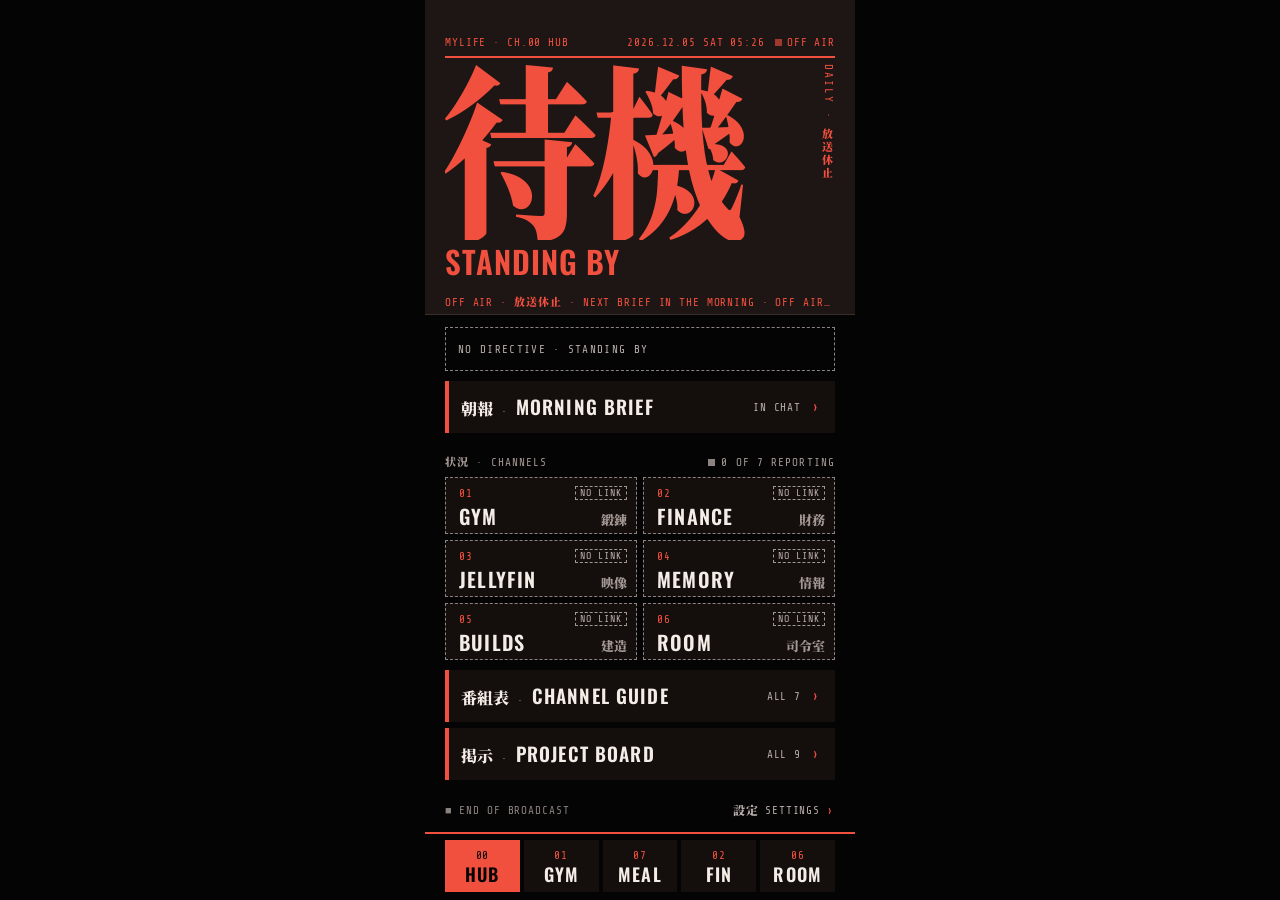
<file: index.html>
<!doctype html>
<!-- MyLife hub v1. Hub01 Home (also Hub04 Standby: at night, when today's directive is done, or with ?view=standby). Static: opens straight from the file, no server. -->
<html lang="en">
<head>
<meta charset="utf-8">
<meta name="viewport" content="width=device-width, initial-scale=1, viewport-fit=cover">
<meta name="color-scheme" content="dark">
<meta name="referrer" content="no-referrer">
<title>MyLife · Hub</title>
<link rel="stylesheet" href="fonts/fonts.css">
<link rel="stylesheet" href="mylife.css">
</head>
<body>
<div class="screen" id="screen"><noscript><main><p>MyLife needs JavaScript turned on to draw this screen. It runs nothing and sends nothing.</p></main></noscript></div>
<script src="links.js"></script>
<script src="feed.js"></script>
<script src="mylife.js"></script>
<script>MyLife.start('home');</script>
</body>
</html>
</file>
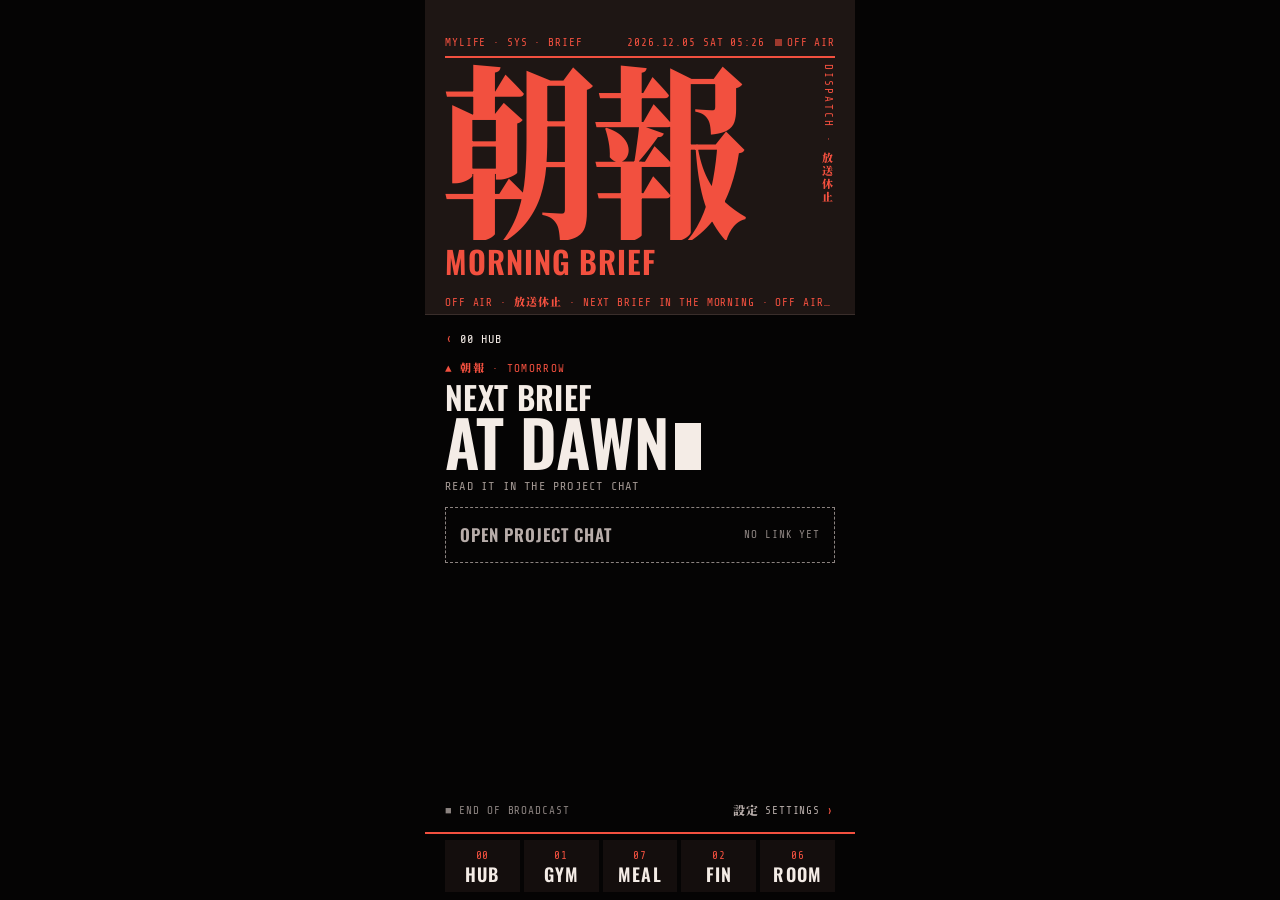
<file: brief.html>
<!doctype html>
<!-- MyLife hub v1. Hub02 Morning Brief (access pending: link-out only). Static: opens straight from the file, no server. -->
<html lang="en">
<head>
<meta charset="utf-8">
<meta name="viewport" content="width=device-width, initial-scale=1, viewport-fit=cover">
<meta name="color-scheme" content="dark">
<meta name="referrer" content="no-referrer">
<title>MyLife · Morning Brief</title>
<link rel="stylesheet" href="fonts/fonts.css">
<link rel="stylesheet" href="mylife.css">
</head>
<body>
<div class="screen" id="screen"><noscript><main><p>MyLife needs JavaScript turned on to draw this screen. It runs nothing and sends nothing.</p></main></noscript></div>
<script src="links.js"></script>
<script src="feed.js"></script>
<script src="mylife.js"></script>
<script>MyLife.start('brief');</script>
</body>
</html>
</file>
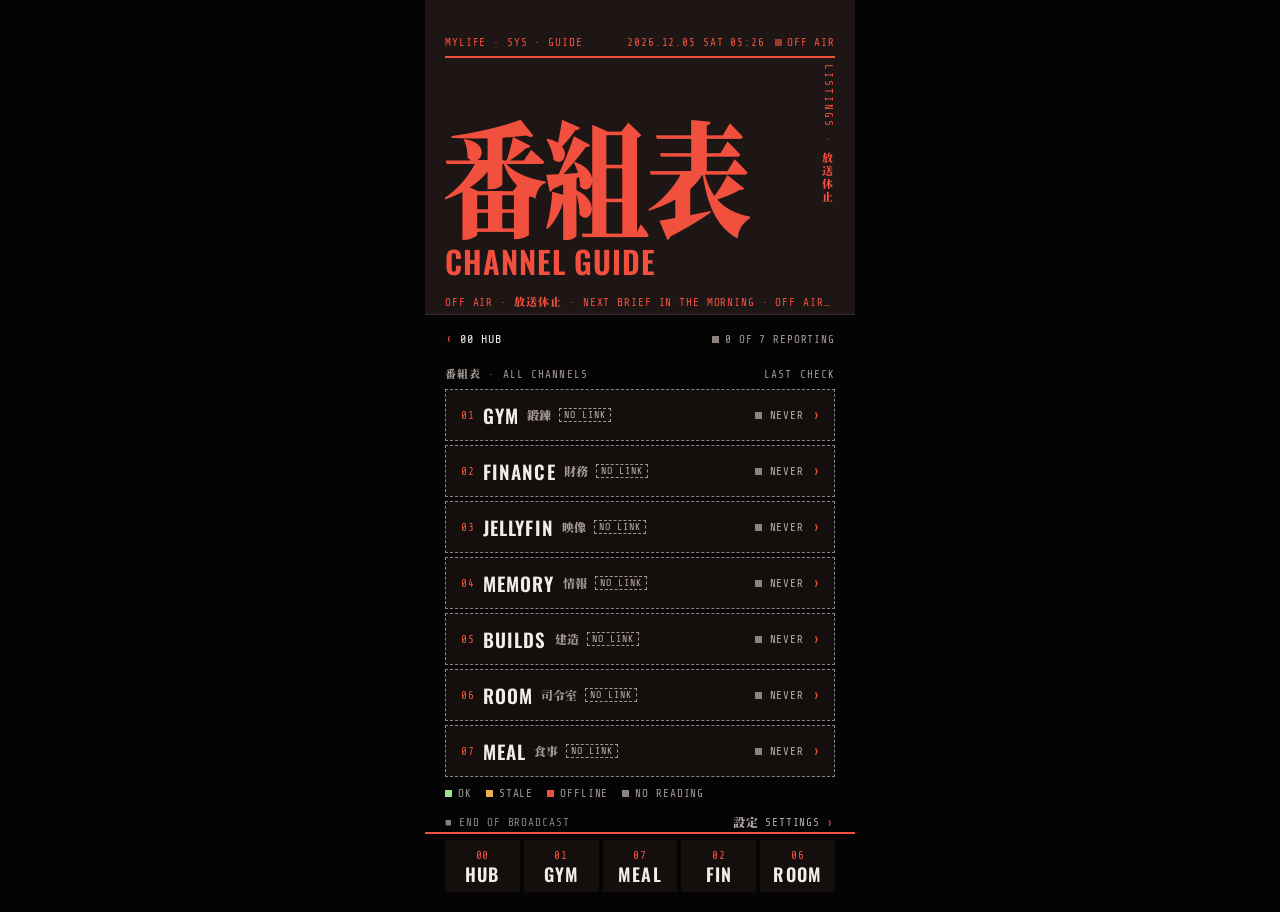
<file: guide.html>
<!doctype html>
<!-- MyLife hub v1. Hub05 Channel Guide. Static: opens straight from the file, no server. -->
<html lang="en">
<head>
<meta charset="utf-8">
<meta name="viewport" content="width=device-width, initial-scale=1, viewport-fit=cover">
<meta name="color-scheme" content="dark">
<meta name="referrer" content="no-referrer">
<title>MyLife · Channel Guide</title>
<link rel="stylesheet" href="fonts/fonts.css">
<link rel="stylesheet" href="mylife.css">
</head>
<body>
<div class="screen" id="screen"><noscript><main><p>MyLife needs JavaScript turned on to draw this screen. It runs nothing and sends nothing.</p></main></noscript></div>
<script src="links.js"></script>
<script src="feed.js"></script>
<script src="mylife.js"></script>
<script>MyLife.start('guide');</script>
</body>
</html>
</file>
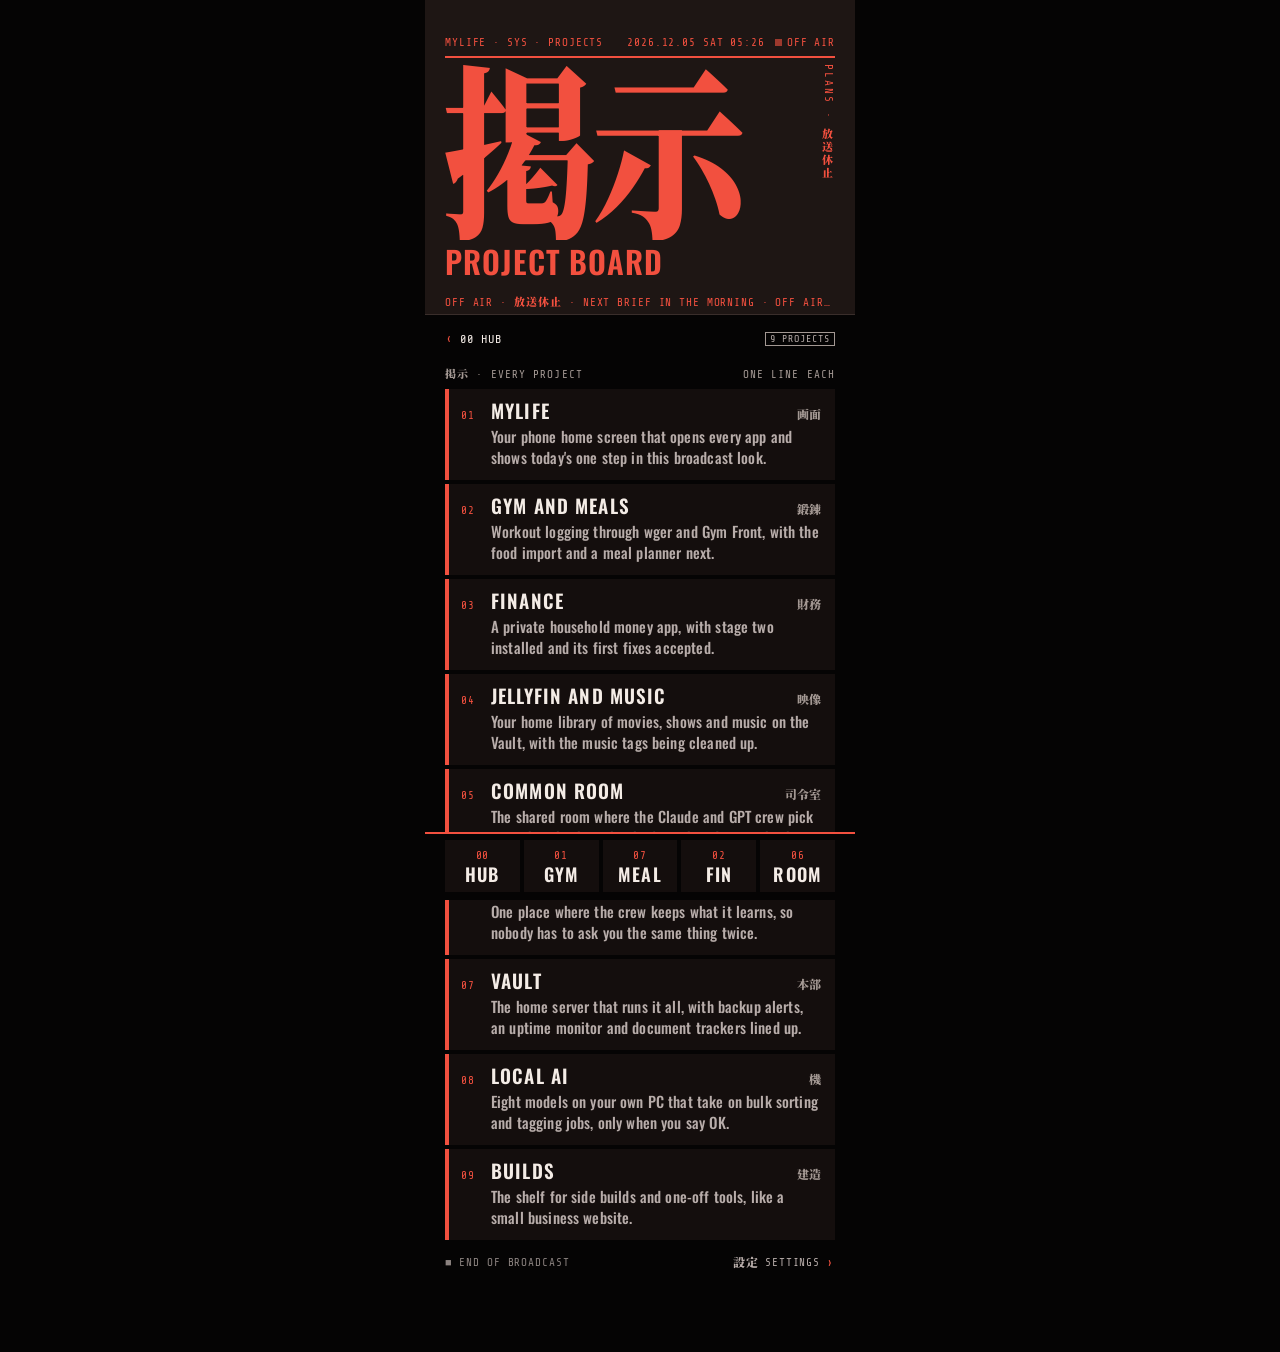
<file: projects.html>
<!doctype html>
<!-- MyLife hub v1. Project Board (v3 final, 11-05). Static: opens straight from the file, no server. -->
<html lang="en">
<head>
<meta charset="utf-8">
<meta name="viewport" content="width=device-width, initial-scale=1, viewport-fit=cover">
<meta name="color-scheme" content="dark">
<meta name="referrer" content="no-referrer">
<title>MyLife · Project Board</title>
<link rel="stylesheet" href="fonts/fonts.css">
<link rel="stylesheet" href="mylife.css">
</head>
<body>
<div class="screen" id="screen"><noscript><main><p>MyLife needs JavaScript turned on to draw this screen. It runs nothing and sends nothing.</p></main></noscript></div>
<script src="links.js"></script>
<script src="feed.js"></script>
<script src="mylife.js"></script>
<script>MyLife.start('projects');</script>
</body>
</html>
</file>
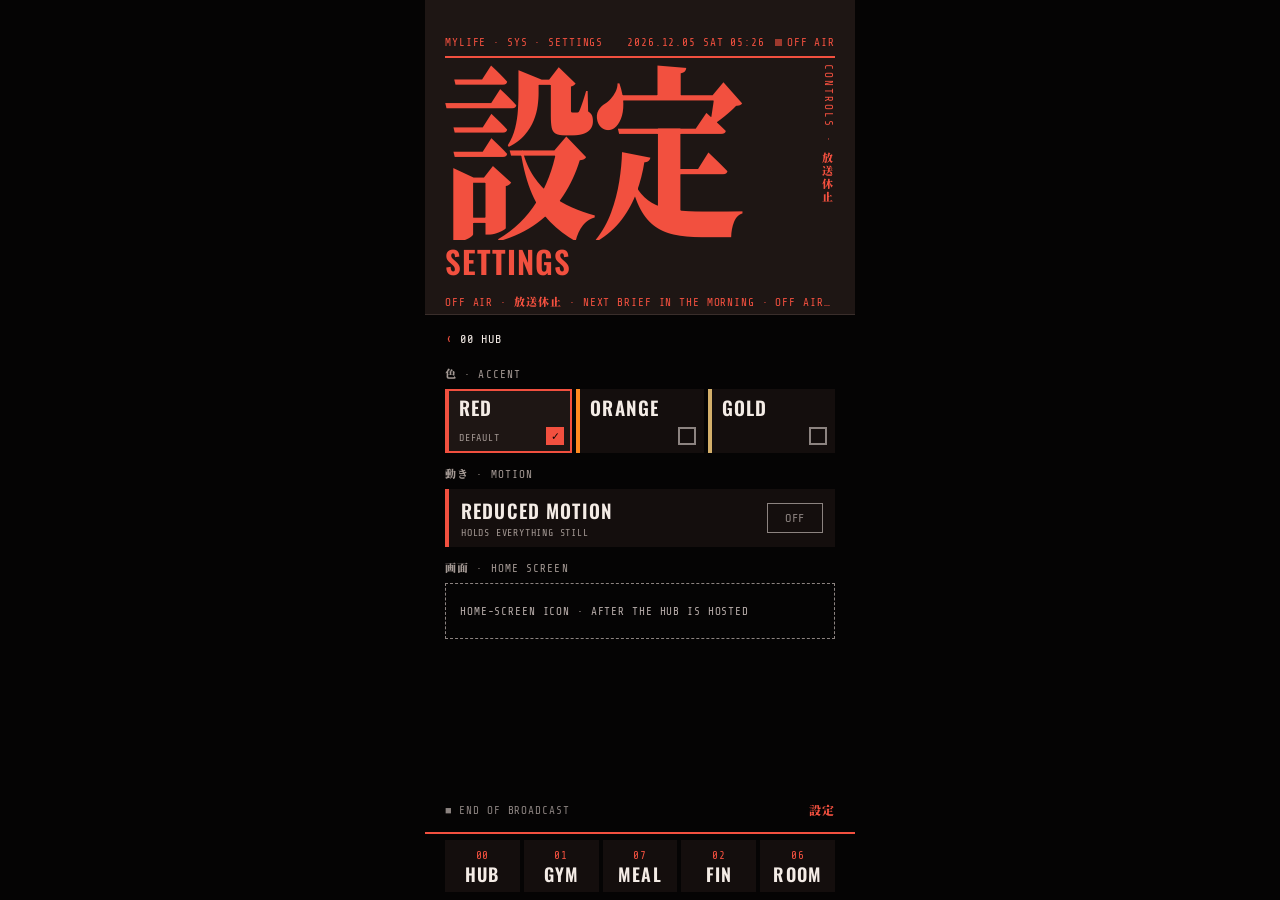
<file: settings.html>
<!doctype html>
<!-- MyLife hub v1. Hub06 Settings. Static: opens straight from the file, no server. -->
<html lang="en">
<head>
<meta charset="utf-8">
<meta name="viewport" content="width=device-width, initial-scale=1, viewport-fit=cover">
<meta name="color-scheme" content="dark">
<meta name="referrer" content="no-referrer">
<title>MyLife · Settings</title>
<link rel="stylesheet" href="fonts/fonts.css">
<link rel="stylesheet" href="mylife.css">
</head>
<body>
<div class="screen" id="screen"><noscript><main><p>MyLife needs JavaScript turned on to draw this screen. It runs nothing and sends nothing.</p></main></noscript></div>
<script src="links.js"></script>
<script src="feed.js"></script>
<script src="mylife.js"></script>
<script>MyLife.start('settings');</script>
</body>
</html>
</file>
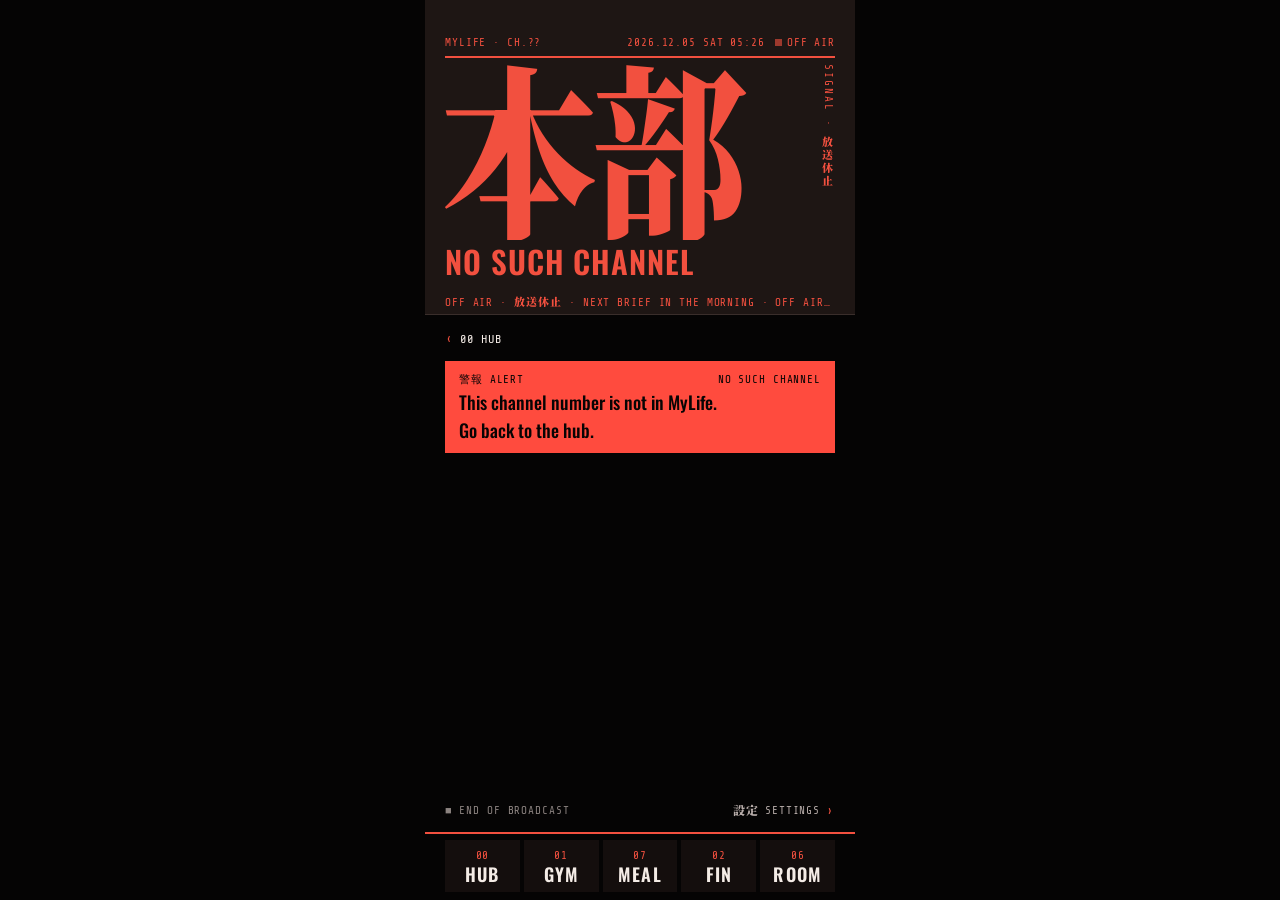
<file: signal.html>
<!doctype html>
<!-- MyLife hub v1. Hub03 Signal detail (?ch=01 to 07). Static: opens straight from the file, no server. -->
<html lang="en">
<head>
<meta charset="utf-8">
<meta name="viewport" content="width=device-width, initial-scale=1, viewport-fit=cover">
<meta name="color-scheme" content="dark">
<meta name="referrer" content="no-referrer">
<title>MyLife · Signal</title>
<link rel="stylesheet" href="fonts/fonts.css">
<link rel="stylesheet" href="mylife.css">
</head>
<body>
<div class="screen" id="screen"><noscript><main><p>MyLife needs JavaScript turned on to draw this screen. It runs nothing and sends nothing.</p></main></noscript></div>
<script src="links.js"></script>
<script src="feed.js"></script>
<script src="mylife.js"></script>
<script>MyLife.start('signal');</script>
</body>
</html>
</file>
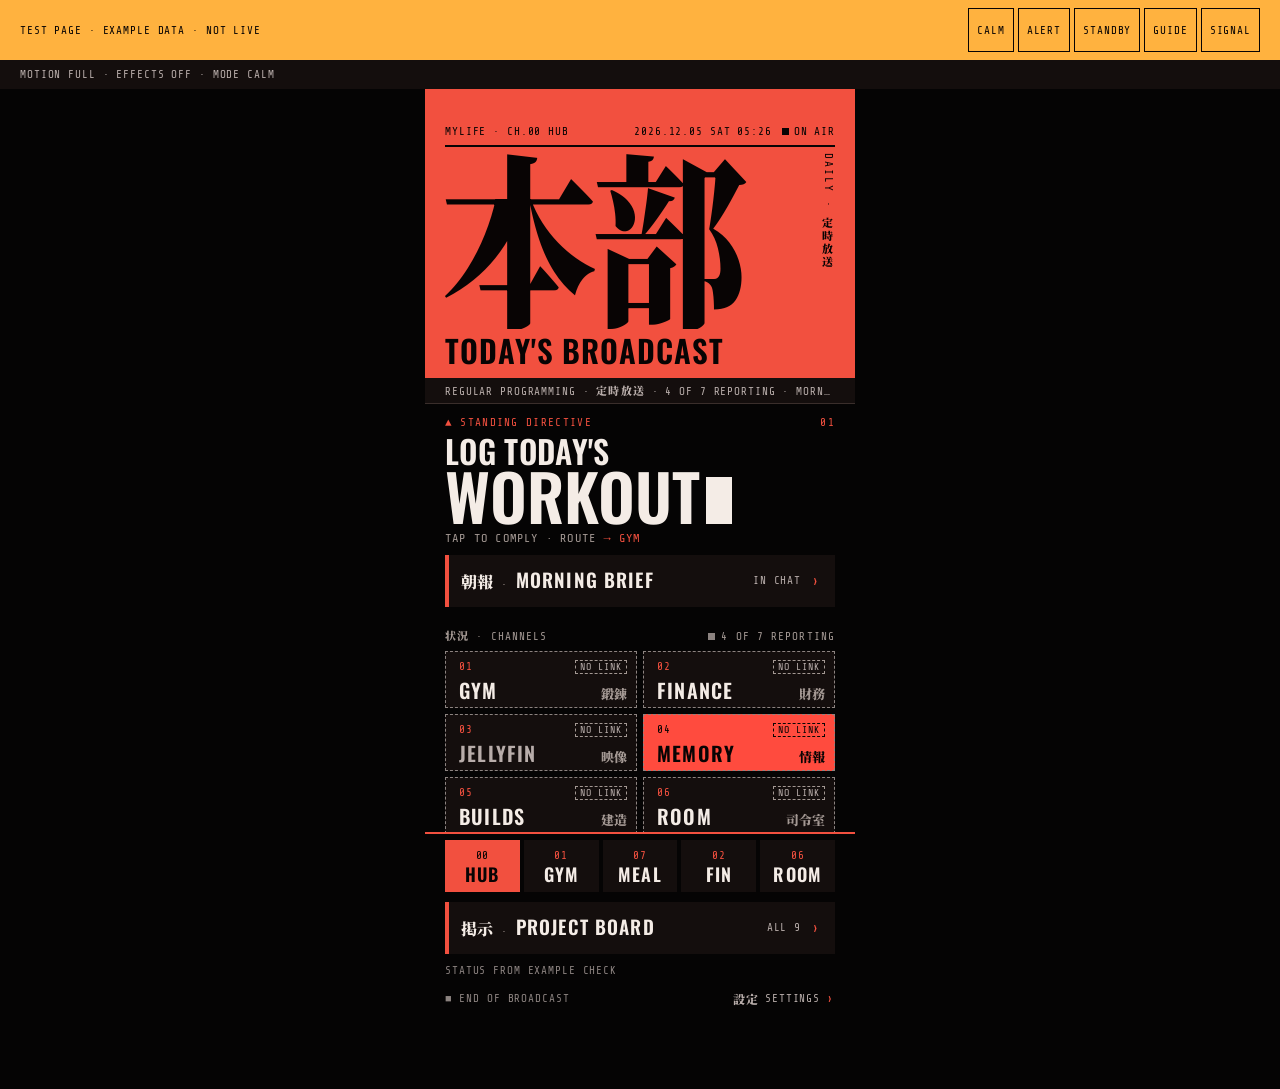
<file: test-states.html>
<!doctype html>
<!-- MyLife hub v1 TEST PAGE. EXAMPLE DATA ONLY: every directive, time and state here is made up, to show the
     STALE, OFFLINE, HEALTHY and UNKNOWN tiles and the ALERT and STANDBY mastheads through the hub's own drawing code.
     ?state=calm|alert|standby picks the mood; &screen=guide or &screen=signal&ch=04 draws those screens instead of home.
     Nothing in the hub links here. It loads no feed.js: its example feed lives only in this file, and its taps go nowhere. -->
<html lang="en">
<head>
<meta charset="utf-8">
<meta name="viewport" content="width=device-width, initial-scale=1, viewport-fit=cover">
<meta name="color-scheme" content="dark">
<meta name="referrer" content="no-referrer">
<meta name="robots" content="noindex">
<title>MyLife · TEST · Example data</title>
<link rel="stylesheet" href="fonts/fonts.css">
<link rel="stylesheet" href="mylife.css">
<style>.testbanner{align-items:center}.testlink{color:inherit;display:inline-flex;align-items:center;justify-content:center;min-height:44px;min-width:44px;padding:0 8px;border:1px solid currentColor}</style>
</head>
<body>
<div class="testbanner mono" role="note">
  <span>TEST PAGE · EXAMPLE DATA · NOT LIVE</span>
  <span style="display:flex;gap:4px;flex-wrap:wrap"><a href="?state=calm" class="testlink">CALM</a><a href="?state=alert" class="testlink">ALERT</a><a href="?state=standby" class="testlink">STANDBY</a><a href="?state=calm&amp;screen=guide" class="testlink">GUIDE</a><a href="?state=calm&amp;screen=signal&amp;ch=04" class="testlink">SIGNAL</a></span>
</div>
<div class="testbanner mono" id="motionline" role="status" style="background:var(--surface);color:var(--text-2)"></div>
<div class="screen" id="screen"></div>
<script src="links.js"></script>
<script src="mylife.js"></script>
<script>
(function () {
  var state = (/[?&]state=(calm|alert|standby)/.exec(location.search) || [])[1] || 'calm';
  var now = new Date(), ago = function (min) { return new Date(now - min * 60000).toISOString(); };
  // EXAMPLE DATA: made up for this page only.
  var example = {
    version: 1, source: 'EXAMPLE CHECK', read_at: ago(1),
    directive: { label: '01', line1: "LOG TODAY'S", hero: 'WORKOUT', route: '01', priority: state === 'alert' ? 'A' : 'ROUTINE', done: state === 'standby' },
    channels: {
      '01': { state: 'HEALTHY', check: 'EXAMPLE MONITOR', checked_at: ago(50) },
      '02': { state: 'HEALTHY', check: 'EXAMPLE MONITOR', checked_at: ago(60) },
      '03': { state: 'OFFLINE', check: 'EXAMPLE MONITOR', checked_at: ago(10) },
      '04': { state: 'STALE', check: 'EXAMPLE REPORT-AGE CHECK', checked_at: ago(60), last_seen: ago(60 + 2 * 1440 + 18) }
      // 05 and 06 are left out on purpose: they show UNKNOWN.
    }
  };
  var f = MyLife.readFeed(example, now), root = document.getElementById('screen');
  var screen = (/[?&]screen=(guide|signal)/.exec(location.search) || [])[1] || 'home';
  var opts = { night: false };   // the test page ignores the device clock, so CALM and ALERT show at any hour
  if (screen === 'guide') MyLife.guide(root, now, f, opts);
  else if (screen === 'signal') MyLife.signal(root, now, f, (/[?&]ch=(\d\d)/.exec(location.search) || [])[1] || '04', opts);
  else MyLife.home(root, now, f, { forceStandby: state === 'standby', night: false, href: function () { return '#example'; }, exampleRight: 'EXAMPLE DATA' });
  // Taps on the example screen go nowhere (the banner's own links still switch views).
  root.addEventListener('click', function (e) { if (e.target.closest('a')) e.preventDefault(); }, true);
  var cur = document.querySelector('#screen .cursor'), cls = document.documentElement.classList;
  var why = state === 'standby' ? 'STANDBY' : (MyLife.reducedMotion() ? 'REDUCED MOTION' : '');
  // v3 look: home tiles carry no stale cursor any more, so the home screen reports motion and effects instead.
  document.getElementById('motionline').textContent = (screen === 'home'
    ? 'MOTION ' + (cls.contains('rm') ? 'REDUCED' : 'FULL') + ' · EFFECTS ' + (cls.contains('fx-off') ? 'OFF' : 'ON')
    : 'STALE CURSOR: ' + (cur && cur.getAttribute('data-animated') === '1' ? 'BLINKS 4 TIMES, THEN STILL' : 'STILL (' + why + ')')) +
    ' · MODE ' + (document.getElementById('screen').getAttribute('data-mode') || '').toUpperCase();
})();
</script>
</body>
</html>
</file>
<file: fonts/fonts.css>
@font-face{font-family:'Oswald';font-style:normal;font-weight:400 700;font-display:swap;src:url(oswald-latin-var.woff2) format('woff2')}
@font-face{font-family:'Noto Serif JP';font-style:normal;font-weight:900;font-display:swap;src:url(noto-serif-jp-900-hub-subset.woff2) format('woff2')}
@font-face{font-family:'Share Tech Mono';font-style:normal;font-weight:400;font-display:swap;src:url(share-tech-mono-latin.woff2) format('woff2')}
</file>
<file: mylife.css>
/* MyLife hub v1, "Emergency Broadcast" look (DESIGN_SYSTEM_T4_2026-10-22.md wins over the T4 board).
   Tokens are CSS variables; radius 0, no shadows, no glow; the only gradients are scanlines and hazard stripes. */
:root{
  --bg:#050404; --surface:#140E0D; --surface-2:#1E1614; --line:#3A2E2B;
  --text:#F4ECE6; --text-2:#B8ADAA; --text-3:#A39893; --muted:#8C8380;
  --accent:#F2503F; --on-accent:#080404; --alert:#FF4B3E; --on-alert:#080404; --ok:#9BE58A; --warn:#FFB23F;
  --f-head:'Oswald','Arial Narrow','Helvetica Neue',Arial,sans-serif;
  --f-kanji:'Noto Serif JP','Yu Mincho','Hiragino Mincho ProN','MS Mincho',serif;
  --f-mono:'Share Tech Mono',ui-monospace,Consolas,'Courier New',monospace;
}
*{box-sizing:border-box;border-radius:0;box-shadow:none}
html{background:var(--bg)}
body{margin:0;background:var(--bg);color:var(--text);font-family:var(--f-head);font-size:16px;line-height:1.35;-webkit-text-size-adjust:100%}
a{color:var(--text);text-decoration:none}
a:hover{color:#FFFFFF}
a:focus-visible,button:focus-visible{outline:2px solid var(--text);outline-offset:2px}
button{font:inherit;color:inherit;background:none;border:0;padding:0;margin:0;cursor:pointer;text-align:left}
[lang="ja"]{font-family:var(--f-kanji);font-weight:900}
.mono{font-family:var(--f-mono);font-size:11px;line-height:13px;letter-spacing:.08em;text-transform:uppercase}

/* The phone frame: one column, 390px wide on a phone; centred on a wider screen. */
.screen{max-width:430px;min-height:100vh;margin:0 auto;display:flex;flex-direction:column;background:var(--bg)}
main{flex:1 0 auto;display:flex;flex-direction:column;padding:12px 20px 0}

/* Masthead: full (hub home), compact (every other screen). */
.mast{flex:none;background:var(--accent);color:var(--on-accent);padding:36px 20px 12px;display:flex;flex-direction:column}
.mast .strip{display:flex;justify-content:space-between;white-space:nowrap}
.mast .rule{height:2px;background:var(--on-accent);margin:7px 0 6px}
.mast .kanji-row{height:160px;display:flex;justify-content:space-between;align-items:stretch}
.mast .kanji-box{position:relative;width:296px;height:160px;overflow:hidden}
.mast .kanji{position:absolute;left:-3px;top:-12px;font-size:140px;line-height:1;letter-spacing:-.03em;white-space:nowrap;transform:scaleY(1.2);transform-origin:left top}
.mast .scan{position:absolute;left:0;top:0;display:block}
.mast .scan rect{fill:var(--accent)}
.mast .side{writing-mode:vertical-rl;white-space:nowrap;letter-spacing:.18em}
.mast h1{margin:6px 0 0;font-weight:700;font-size:34px;line-height:1;letter-spacing:.01em;white-space:nowrap;text-transform:uppercase}
.mast .sub{margin-top:7px;display:flex;justify-content:space-between;white-space:nowrap;letter-spacing:.12em}
.mast.compact{height:128px;padding-bottom:0}
.mast.compact .rule{margin:4px 0 0}
.mast.compact .kanji-row{height:73px;align-items:center}
.mast.compact .kanji-box{width:150px;height:73px}
.mast.compact .kanji{top:-1px;font-size:60px}
.mast.compact .names{display:flex;flex-direction:column;align-items:flex-end;justify-content:center;gap:4px;text-align:right}
.mast.compact .app{font-weight:700;font-size:26px;line-height:1;letter-spacing:.02em;white-space:nowrap}
/* STANDBY: surface-2 fill, kanji and labels in accent, scanlines cut in surface-2, nothing blinks. */
.mast.standby{background:var(--surface-2);color:var(--accent)}
.mast.standby .rule{background:var(--accent)}
.mast.standby .scan rect{fill:var(--surface-2)}

.hazard{flex:none;height:20px;border-top:4px solid var(--bg);background:repeating-linear-gradient(-45deg,var(--accent) 0 11px,var(--bg) 11px 22px);background-clip:content-box}
.hazard.thin{height:6px;border-top:0}

/* Directive card and its quiet stand-ins. */
.directive{flex:none;display:flex;flex-direction:column;min-height:44px}
.directive .label{display:flex;justify-content:space-between;color:var(--accent);letter-spacing:.12em}
.directive .l1{margin-top:6px;font-weight:700;font-size:32px;line-height:1;letter-spacing:.01em;text-transform:uppercase}
.directive .hero{font-weight:700;font-size:64px;line-height:.9;text-transform:uppercase;overflow-wrap:anywhere}
.directive .route{margin-top:6px;font-size:12px;line-height:14px;letter-spacing:.1em;color:var(--text-3)}
.directive .route b{font-weight:400;color:var(--accent)}
.directive .done{margin-top:8px;font-weight:700;font-size:28px;line-height:1.05;color:var(--text-2);text-transform:uppercase}
.directive .body{margin-top:8px;font-weight:500;font-size:16px;line-height:22px;color:var(--text-2)}
.empty .nosig{color:var(--text-3)}
.empty .say{margin-top:6px;font-weight:500;font-size:20px;line-height:1.2}
.empty .hint{margin-top:4px;font-weight:400;font-size:16px;line-height:1.35;color:var(--text-3)}

/* Rows: list row (52px+), the brief row, read-only rows. */
.row{flex:none;min-height:52px;background:var(--surface);border-left:4px solid var(--accent);padding:0 14px 0 12px;display:flex;align-items:center;justify-content:space-between;gap:10px}
.row > span:first-child{white-space:nowrap}
.row .name{font-weight:700;font-size:19px;line-height:1;letter-spacing:.06em;text-transform:uppercase;white-space:nowrap}
.row .val{color:var(--text-2);text-align:right}
.row .chev{font-family:var(--f-mono);font-size:16px;line-height:16px;color:var(--accent)}
a.row:active{background:var(--surface-2)}
.row.readonly{min-height:52px}
.gap{height:10px;flex:none}
.sect{flex:none;min-height:44px;padding-bottom:8px;display:flex;align-items:flex-end;justify-content:space-between;color:var(--text-3);letter-spacing:.1em;white-space:nowrap}
.sect.plain{min-height:0;padding:14px 0 8px}

/* Status tiles: 2 columns, 6px gap, 56px tall. */
.tiles{flex:none;display:grid;grid-template-columns:repeat(2,minmax(0,1fr));grid-auto-rows:56px;gap:6px}
.tile{height:56px;background:var(--surface);border-left:4px solid var(--accent);padding:9px 10px 8px;display:flex;flex-direction:column;justify-content:space-between;min-width:0}
.tile .top{display:flex;justify-content:space-between;align-items:center;gap:6px;letter-spacing:.06em}
.tile .num{color:var(--accent);display:flex;align-items:center;gap:6px}
.tile .val{color:var(--text-2);white-space:nowrap;overflow:hidden;text-overflow:ellipsis}
.tile .dot{color:var(--ok)}
.tile .bottom{display:flex;justify-content:space-between;align-items:baseline;gap:6px}
.tile .tname{font-weight:700;font-size:20px;line-height:1;letter-spacing:.06em;text-transform:uppercase;white-space:nowrap;overflow:hidden;text-overflow:ellipsis}
.tile .sig{font-size:11px;line-height:1}
.tile.stale{background:var(--alert);color:var(--on-alert);border-left-color:var(--on-alert)}
.tile.stale .num,.tile.stale .val{color:var(--on-alert)}
.tile.offline{border:1px dashed var(--muted);padding:8px 9px 7px 13px}
.tile.offline .tname{color:var(--text-2)}
.tile.unknown{border-left-color:var(--line)}

/* Guide rows (Hub05): two lines, 54px. */
.grow{flex:none;min-height:54px;background:var(--surface);border-left:4px solid var(--accent);padding:7px 12px 7px 10px;display:flex;flex-direction:column;justify-content:center;gap:4px}
.grow .l1{display:flex;align-items:baseline;gap:7px}
.grow .num{font-family:var(--f-mono);font-size:11px;color:var(--accent);letter-spacing:.06em}
.grow .gname{font-weight:700;font-size:19px;line-height:1;letter-spacing:.06em;text-transform:uppercase;white-space:nowrap}
.grow .gk{font-size:12px;color:var(--text-3)}
.grow .tag{color:var(--text-3)}
.grow .spacer{flex:1}
.grow .state{font-family:var(--f-mono);font-size:13px;line-height:13px;letter-spacing:.06em;color:var(--text-2);white-space:nowrap}
.grow .chev{font-family:var(--f-mono);font-size:13px;color:var(--accent)}
.grow .l2{color:var(--text-3)}
.grow .l2 b{font-weight:400;color:var(--text-2)}
.grow.unknown{border-left-color:var(--line)}
.grow.stale{background:var(--alert);color:var(--on-alert);border-left-color:var(--on-alert)}
.grow.stale .num,.grow.stale .gk,.grow.stale .tag,.grow.stale .state,.grow.stale .chev,.grow.stale .l2,.grow.stale .l2 b{color:var(--on-alert)}
.grow.offline{border:1px dashed var(--muted);padding:6px 11px 6px 13px}
.grow.offline .gname{color:var(--text-2)}
.stack{display:flex;flex-direction:column;gap:4px}

/* Blocks: alert, quiet notice, readout. */
.block{flex:none;padding:12px 14px;display:flex;flex-direction:column;gap:6px}
.block.alert{background:var(--alert);color:var(--on-alert)}
.block.calm{background:var(--surface);border:1px solid var(--line)}
.block.dashed{background:var(--surface);border:1px dashed var(--muted)}
.block .head{display:flex;justify-content:space-between;align-items:center}
.block .line{font-weight:500;font-size:18px;line-height:1.2}
.readout{flex:none;display:flex;justify-content:space-between;align-items:flex-end;gap:12px;margin-top:12px}
.readout .unit{color:var(--text-3)}
.readout .big{font-weight:700;font-size:40px;line-height:1;color:var(--text-2);text-transform:uppercase}
.readout .ident{text-align:right}
.readout .ident .gname{font-weight:700;font-size:20px;letter-spacing:.06em;text-transform:uppercase}

/* Buttons: 52px+, square, uppercase Oswald 700 20px. A pending link is drawn but is not a link. */
.btn{flex:none;min-height:52px;width:100%;display:flex;align-items:center;justify-content:center;gap:8px;font-family:var(--f-head);font-weight:700;font-size:20px;letter-spacing:.08em;text-transform:uppercase;text-align:center;padding:0 12px}
.btn.primary{background:var(--accent);color:var(--on-accent)}
.btn.secondary{border:2px solid var(--accent);color:var(--accent)}
.btn.pending{border:1px dashed var(--muted);color:var(--text-2);cursor:default;flex-direction:column;gap:2px}
.btn.pending small{font-family:var(--f-mono);font-weight:400;font-size:11px;line-height:13px;letter-spacing:.08em;color:var(--warn)}
.pend{color:var(--warn)}

/* Settings (Hub06). */
.pick{flex:none;min-height:56px;width:100%;background:var(--surface);border-left:4px solid var(--sw);padding:0 12px 0 10px;display:flex;align-items:center;gap:10px}
.pick .sw{width:24px;height:24px;background:var(--sw);flex:none}
.pick .pname{font-weight:700;font-size:20px;letter-spacing:.06em}
.pick .hex{color:var(--text-3)}
.pick .onair{margin-left:auto;color:var(--accent);visibility:hidden}
.pick .box{width:22px;height:22px;border:2px solid var(--muted);flex:none;display:flex;align-items:center;justify-content:center;color:var(--on-accent);font-family:var(--f-mono);font-size:14px}
.pick[aria-checked="true"]{background:var(--surface-2)}
.pick[aria-checked="true"] .onair{visibility:visible}
.pick[aria-checked="true"] .box{background:var(--accent);border-color:var(--accent)}
.toggle-row{flex:none;min-height:60px;width:100%;background:var(--surface);border-left:4px solid var(--accent);padding:0 12px;display:flex;align-items:center;justify-content:space-between;gap:10px}
.toggle-row .tl{display:flex;flex-direction:column;gap:3px}
.toggle-row .tname{font-weight:700;font-size:19px;letter-spacing:.06em}
.toggle{width:56px;height:30px;flex:none;display:flex;align-items:center;justify-content:center;background:var(--surface);border:1px solid var(--muted);color:var(--muted);font-family:var(--f-mono);font-size:12px;letter-spacing:.08em}
.toggle-row[aria-checked="true"] .toggle{background:var(--accent);border-color:var(--accent);color:var(--on-accent)}
.note{flex:none;border-left:2px solid var(--line);padding:2px 0 2px 12px;color:var(--text-2);font-size:16px;line-height:22px}
.toast{flex:none;min-height:36px;background:var(--accent);color:var(--on-accent);display:flex;align-items:center;justify-content:space-between;padding:0 12px;font-size:12px;line-height:14px}
.toast[hidden]{display:none}

.example{flex:none;margin-top:auto;padding:7px 0;display:flex;justify-content:space-between;color:var(--muted);white-space:nowrap}
.testbanner{flex:none;background:var(--warn);color:var(--on-accent);padding:8px 20px;display:flex;justify-content:space-between;gap:8px;flex-wrap:wrap}

/* Channel bar: 6px hazard, five 52px buttons; the current one is filled accent. */
.bar{flex:none;position:sticky;bottom:0;background:var(--bg);display:flex;flex-direction:column}
.bar .btns{display:flex;gap:4px;padding:6px 20px 8px}
.bar a{flex:1 1 0;min-width:0;min-height:52px;background:var(--surface);display:flex;flex-direction:column;align-items:center;justify-content:center;gap:3px}
.bar a .n{font-family:var(--f-mono);font-size:11px;line-height:13px;letter-spacing:.08em;color:var(--accent)}
.bar a .s{font-weight:700;font-size:18px;line-height:1;letter-spacing:.06em}
.bar a[aria-current="page"]{background:var(--accent);color:var(--on-accent)}
.bar a[aria-current="page"] .n{color:var(--on-accent)}

@media (max-width:359px){.mast .kanji-box{width:250px}.mast .kanji{font-size:118px}.directive .hero{font-size:52px}}

/* v2: the reach labels (HOME NETWORK ONLY, PC ONLY). Appended layout only: no new colour or token. */
.reach{display:block;font-size:11px;line-height:13px;color:var(--text-2);white-space:nowrap}
.tile.has-reach{height:auto;min-height:56px;gap:4px}
.btn.has-reach{flex-direction:column;gap:2px}
.btn.has-reach .reach{color:inherit}
.bar a.has-reach .reach{font-size:11px;line-height:13px;letter-spacing:.04em}
.grow .reach{margin-top:2px}
.directive .reach{margin-top:4px}
.tiles{grid-auto-rows:minmax(56px,auto)}

/* v3 look, shared by every screen since the v3 pages pass (.v3 is set by each screen's drawing; .v3home is the hub), plus the two overlays it adds to the page.
   No new colour token: bone #F4ECE6 is --text, #080404 is --on-accent. Nothing here moves the layout: the only
   transforms are on the ticker's text track, the kanji glitch copies and the overlays. */

/* Meta line: live clock and the on-air dot. */
.v3 .mast .meta{display:flex;align-items:center;gap:10px}
.v3 .mast .air{display:flex;align-items:center;gap:5px}
.v3 .mast .air .dot{display:block;width:7px;height:7px;background:currentColor;animation:v3-pulse 1.4s ease-in-out infinite}
.v3[data-mode="alert"] .mast .air .dot{animation-duration:.6s}
.v3[data-mode="standby"] .mast .air .dot{animation:none;opacity:.6}
@keyframes v3-pulse{0%,100%{opacity:1}50%{opacity:.25}}
@media (max-width:399px){.v3 .mast .brand{display:none}}
/* "EMERGENCY BROADCAST" at 34px is wider than a 360px screen's column (it scrolled sideways by 8px in v3 too). */
@media (max-width:379px){.v3 .mast h1{font-size:31px}.v3 .tile .tname{font-size:18px}.v3 .tile .tk{font-size:12px}}

/* Kanji glitch: two copies of the kanji, sliced, flash in the last half second of the loop. The kanji stays put. */
.v3 .mast .kanji::before,.v3 .mast .kanji::after{content:attr(data-text);position:absolute;left:0;top:0;pointer-events:none;opacity:0;clip-path:inset(0 0 100% 0)}
.v3 .mast .kanji::before{color:var(--text);animation:v3-glitch-a 6s steps(1) infinite}
.v3 .mast .kanji::after{color:#080404;animation:v3-glitch-b 6s steps(1) infinite}
.v3[data-mode="alert"] .mast .kanji::before{animation:v3-glitch-a-alert 2.4s steps(1) infinite}
.v3[data-mode="alert"] .mast .kanji::after{animation:v3-glitch-b-alert 2.4s steps(1) infinite}
@keyframes v3-glitch-a{0%,91.6%{opacity:0;transform:none;clip-path:inset(0 0 100% 0)}92%{opacity:1;transform:translateX(-1.2%);clip-path:inset(10% 0 72% 0)}94%{opacity:1;transform:translateX(1.6%);clip-path:inset(46% 0 38% 0)}96%{opacity:1;transform:translateX(-1%);clip-path:inset(70% 0 12% 0)}98%{opacity:1;transform:translateX(1.4%);clip-path:inset(26% 0 60% 0)}100%{opacity:0}}
@keyframes v3-glitch-b{0%,91.6%{opacity:0;transform:none;clip-path:inset(0 0 100% 0)}93%{opacity:1;transform:translateX(1.4%);clip-path:inset(30% 0 52% 0)}95%{opacity:1;transform:translateX(-1.6%);clip-path:inset(60% 0 26% 0)}97%{opacity:1;transform:translateX(1%);clip-path:inset(4% 0 84% 0)}99%{opacity:0}}
@keyframes v3-glitch-a-alert{0%,79%{opacity:0;transform:none;clip-path:inset(0 0 100% 0)}80%{opacity:1;transform:translateX(-1.2%);clip-path:inset(10% 0 72% 0)}85%{opacity:1;transform:translateX(1.6%);clip-path:inset(46% 0 38% 0)}90%{opacity:1;transform:translateX(-1%);clip-path:inset(70% 0 12% 0)}95%{opacity:1;transform:translateX(1.4%);clip-path:inset(26% 0 60% 0)}100%{opacity:0}}
@keyframes v3-glitch-b-alert{0%,79%{opacity:0;transform:none;clip-path:inset(0 0 100% 0)}82%{opacity:1;transform:translateX(1.4%);clip-path:inset(30% 0 52% 0)}87%{opacity:1;transform:translateX(-1.6%);clip-path:inset(60% 0 26% 0)}92%{opacity:1;transform:translateX(1%);clip-path:inset(4% 0 84% 0)}97%{opacity:0}}

/* Alert: the header pulses brightness (a filter, never a transform). */
.v3[data-mode="alert"] .mast{animation:v3-bright 1.2s ease-in-out infinite}
@keyframes v3-bright{0%,100%{filter:brightness(1)}50%{filter:brightness(1.18)}}

/* Hazard stripes march: one stripe period (22px at 45 degrees = 31.11px) per loop. */
.v3 .hazard{animation:v3-march 1.6s linear infinite}
.v3[data-mode="alert"] .hazard{animation-duration:.5s}
@keyframes v3-march{from{background-position-x:0}to{background-position-x:31.11px}}

/* Status ticker: a 26px strip; only its text track scrolls. */
.v3 .ticker{flex:none;height:26px;overflow:hidden;display:flex;align-items:center;background:var(--surface);color:var(--text-2);border-bottom:1px solid var(--line)}
.v3 .ticker .track{display:flex;flex:none;white-space:nowrap;animation:v3-tick 30s linear infinite}
.v3 .ticker .seg{flex:none;padding-right:0}
.v3 .ticker [lang="ja"]{font-size:11px;line-height:13px;letter-spacing:.1em}
.v3[data-mode="alert"] .ticker{background:var(--alert);color:var(--on-alert);border-bottom-color:var(--on-alert)}
.v3[data-mode="standby"] .ticker{background:var(--surface-2);color:var(--accent)}
@keyframes v3-tick{from{transform:translateX(0)}to{transform:translateX(-50%)}}

/* Directive: blinking block cursor after the big word; no directive is one dashed row. */
.v3 .directive .blk{display:inline-block;width:.4em;height:.74em;margin-left:.1em;background:currentColor;animation:v3-blink 1s steps(1) infinite}
.v3 .directive.nodir{min-height:44px;justify-content:center;padding:0 12px;border:1px dashed var(--muted);color:var(--text-2);letter-spacing:.12em}
@keyframes v3-blink{50%{opacity:0}}

/* Channels label: the reporting count. */
.v3 .sect .count{display:flex;align-items:center;gap:6px}
.v3 .sect .sq{display:block;width:7px;height:7px;background:var(--muted)}

/* Tiles: number, name, small kanji, optional boxed flag. Hover widens the accent edge (padding gives the width
   back, so the text stays put); press fills with the accent and a scanline texture, 1px down. */
.v3 .tile{height:auto;min-height:56px;gap:6px;position:relative;top:0}
.v3 .tile.unknown{border-left-color:var(--accent)}
.v3 .tile .top{min-height:14px}
.v3 .tile .flag{font-size:10px;line-height:12px;letter-spacing:.1em;padding:0 4px;border:1px solid var(--text-3);color:var(--text-2);white-space:nowrap}
.v3 .tile .bottom{align-items:baseline}
.v3 .tile .tk{flex:none;font-size:13px;line-height:1;color:var(--text-3)}
.v3 .tile.nolink{border:1px dashed var(--muted);padding:8px 9px 7px 13px}
.v3 .tile.nolink .flag{border-style:dashed}
.v3 .tile.stale .tk,.v3 .tile.stale .flag{color:var(--on-alert);border-color:var(--on-alert)}
@media (hover:hover){
  .v3 .tile:hover{border-left-width:10px;padding-left:4px}
  .v3 .tile.nolink:hover{padding-left:4px}
  .v3 .tile:hover .tk{color:var(--accent)}
}
.v3 .tile:active{top:1px;background-color:var(--accent);background-image:repeating-linear-gradient(0deg,rgba(0,0,0,.22) 0 1px,transparent 1px 3px);color:var(--on-accent);border-left-color:var(--on-accent)}
.v3 .tile:active .num,.v3 .tile:active .tk,.v3 .tile:active .tname,.v3 .tile:active .flag{color:var(--on-accent);border-color:var(--on-accent)}

/* Channel change: the tapped link flashes the accent for 180ms. */
.v3 .zap{animation:v3-zap 180ms steps(1)}
.v3 .zap *{animation:v3-zap-text 180ms steps(1)}
@keyframes v3-zap{0%,100%{background-color:var(--accent);color:var(--on-accent)}}
@keyframes v3-zap-text{0%,100%{color:var(--on-accent)}}

/* Faint flicker of the whole screen. */
.screen.v3{animation:v3-flicker 5s steps(1) infinite}
@keyframes v3-flicker{0%,100%{opacity:1}31%{opacity:.965}32%{opacity:1}72%{opacity:.98}73.5%{opacity:1}}

/* CRT overlay above everything, never in the way of a tap. */
.crt{position:fixed;inset:0;z-index:50;pointer-events:none;overflow:hidden}
.crt i{position:absolute;display:block}
.crt .scanl{inset:0;background:repeating-linear-gradient(0deg,rgba(0,0,0,.22) 0 1px,transparent 1px 3px);mix-blend-mode:multiply}
.crt .grain{inset:0;opacity:.07;background-repeat:repeat;background-size:180px 180px;animation:v3-grain .5s steps(4) infinite}
.crt .vig{inset:0;background:radial-gradient(ellipse at center,transparent 55%,rgba(0,0,0,.55) 100%)}
.crt .band{left:0;right:0;height:22%;top:-22%;background:linear-gradient(180deg,transparent,rgba(244,236,230,.045) 50%,transparent);animation:v3-band 7s linear infinite}
@keyframes v3-grain{from{background-position:0 0}to{background-position:144px 96px}}
@keyframes v3-band{from{top:-22%}to{top:100%}}

/* Slice: seven full-width bars, each on for part of 200ms, 18ms apart; JS sets their place and colour. */
.slice{position:fixed;inset:0;z-index:60;pointer-events:none;overflow:hidden}
.slice i{position:absolute;left:0;right:0;display:block;opacity:0}
.slice.go i{animation:v3-slice 200ms steps(1) both}
@keyframes v3-slice{0%{opacity:0}15%{opacity:1}55%,100%{opacity:0}}

/* Effects off: no overlays, no glitch, no pulse, no march, no flicker. The ticker, cursor and dot keep moving. */
html.fx-off .crt,html.fx-off .slice{display:none}
html.fx-off .v3 .mast .kanji::before,html.fx-off .v3 .mast .kanji::after{animation:none;opacity:0}
html.fx-off .screen.v3,html.fx-off .v3 .mast,html.fx-off .v3 .hazard{animation:none}

/* Reduced motion (the device's setting or MyLife's own): everything stops. Scanlines and grain stay as still
   textures; the rolling band goes. */
html.rm .screen.v3,html.rm .v3 *,html.rm .v3 *::before,html.rm .v3 *::after,html.rm .crt i,html.rm .slice i{animation:none !important}
html.rm .crt .band{display:none}
@media (prefers-reduced-motion:reduce){
  .screen.v3,.v3 *,.v3 *::before,.v3 *::after,.crt i,.slice i{animation:none !important}
  .crt .band{display:none}
}

/* v3 pages: the shared pieces for every screen (header sizing, back row, footer, Guide rows, channel template, Brief,
   Settings). No transform moves the layout; presses use top:1px like the home tiles. One new colour: STALE #E8B04A,
   for the status square only. */
.screen.v3{container-type:inline-size}
/* Header kanji in container units of the 430px-max screen: 36cqw is the home's 140px at 390px. Three characters
   are 24.5cqw, sitting low in the same box. */
.v3 .mast .kanji-row{height:41cqw}
.v3 .mast .kanji-box{flex:1 1 auto;width:auto;height:100%;min-width:0}
.v3 .mast .kanji{font-size:36cqw;top:-3cqw}
.v3 .mast .kanji.k3{font-size:24.5cqw;top:10.8cqw}
.v3 .mast .scan{width:100%;height:100%}
.v3 .mast .side{flex:none}
@media (max-width:349px){.v3 .mast .strip{font-size:10px;letter-spacing:.06em}.v3 .mast h1{font-size:28px}.v3 .mast .meta{gap:6px}.v3 .chrow .gk{display:none}}

/* Effects off also holds the ticker (the switch reads CRT, GLITCH, TICKER, SLICE). */
html.fx-off .v3 .ticker .track{animation:none}

/* Status squares: OK, STALE, OFFLINE (accent), NO READING (grey). */
.v3 .sq{display:inline-block;width:7px;height:7px;background:var(--muted);flex:none}
.v3 .sq.s-ok{background:var(--ok)}
.v3 .sq.s-stale{background:#E8B04A}
.v3 .sq.s-off{background:var(--accent)}
.v3 .sq.s-none{background:var(--muted)}
.v3 .count{display:flex;align-items:center;gap:6px}
.v3 .sect.first{padding-top:6px}

/* Boxed flags (HOME, PC, NO LINK). */
.v3 .flag{font-size:10px;line-height:12px;letter-spacing:.1em;padding:0 4px;border:1px solid var(--text-3);color:var(--text-2);white-space:nowrap;flex:none}
.v3 .flag.dashed{border-style:dashed}

/* Back row: ‹ 00 HUB, at least 36px tall. */
.v3 .backrow{flex:none;display:flex;align-items:center;justify-content:space-between;gap:10px;min-height:36px;margin:-6px 0 4px;color:var(--text-3)}
.v3 .back{display:flex;align-items:center;gap:6px;min-height:36px;font-size:12px;line-height:14px;color:var(--text);padding-right:10px}
.v3 .back b{font-weight:400;color:var(--accent);font-size:14px}

/* Footer: END OF BROADCAST and the way to Settings. */
.v3 .example{align-items:center;padding:4px 0;margin-top:auto}
.v3 .exnote{flex:none;margin-top:auto;padding-top:10px;color:var(--muted)}
.v3 .exnote + .example{margin-top:0}
.v3 .setlink{display:flex;align-items:center;gap:6px;min-height:36px;color:var(--text-2);padding-left:10px}
.v3 .setlink [lang="ja"]{font-size:12px;line-height:1}
.v3 .setlink b{font-weight:400;color:var(--accent);font-size:14px}
.v3 .setlink.here{color:var(--accent)}

/* Rows (the brief row style): hover widens the accent edge 4px to 10px (the padding gives it back, so the text
   stays put); press fills with the accent, dark text and the scanline texture, 1px down. */
.v3 a.row,.v3 .chrow{position:relative;top:0}
.v3 .chrow{flex:none;min-height:52px;background:var(--surface);border-left:4px solid var(--accent);padding:0 14px 0 12px;display:flex;align-items:center;gap:8px;min-width:0}
.v3 .chrow .num{color:var(--accent);flex:none}
.v3 .chrow .gname{font-weight:700;font-size:19px;line-height:1;letter-spacing:.06em;text-transform:uppercase;white-space:nowrap}
.v3 .chrow .gk{font-size:12px;line-height:1;color:var(--text-3);white-space:nowrap}
.v3 .chrow .spacer{flex:1 1 0;min-width:0}
.v3 .chrow .when{color:var(--text-2);white-space:nowrap}
.v3 .chrow .chev{font-family:var(--f-mono);font-size:16px;line-height:16px;color:var(--accent)}
.v3 .chrow.nolink{border:1px dashed var(--muted);padding:0 13px 0 15px}
.v3 .key{flex:none;display:flex;flex-wrap:wrap;gap:6px 14px;margin-top:10px;color:var(--text-3)}
.v3 .key > span{display:flex;align-items:center;gap:6px}
@media (hover:hover){
  .v3 a.row:hover,.v3 .chrow:hover{border-left-width:10px;padding-left:6px}
  .v3 .chrow.nolink:hover{border-left-width:1px;padding-left:15px}
  .v3 .chrow:hover .gk{color:var(--accent)}
}
.v3 a.row:active,.v3 .chrow:active{top:1px;background-color:var(--accent);background-image:repeating-linear-gradient(0deg,rgba(0,0,0,.22) 0 1px,transparent 1px 3px);color:var(--on-accent);border-left-color:var(--on-accent)}
.v3 a.row:active *,.v3 .chrow:active *{color:var(--on-accent) !important;border-color:var(--on-accent)}
.v3 a.row:active .sq,.v3 .chrow:active .sq{background:var(--on-accent)}

/* Channel screen: readout of three cells, the Gym directive, the OPEN button and the dashed rows. */
.v3 .cells{flex:none;display:grid;grid-template-columns:repeat(3,minmax(0,1fr));gap:4px}
.v3 .cell{background:var(--surface);padding:9px 10px 10px;display:flex;flex-direction:column;gap:5px;min-width:0}
.v3 .cell .ck{font-size:10px;line-height:12px;color:var(--text-3);white-space:nowrap}
.v3 .cell .cv{font-weight:700;font-size:18px;line-height:1;letter-spacing:.04em;text-transform:uppercase;white-space:nowrap;overflow:hidden;text-overflow:ellipsis}
.v3 .gdir{flex:none;display:flex;flex-direction:column;gap:6px;background:var(--surface);border-left:4px solid var(--accent);padding:10px 12px 12px}
.v3 .gdir .gl{color:var(--accent);letter-spacing:.12em}
.v3 .gdir .gt{font-weight:700;font-size:24px;line-height:1.05;text-transform:uppercase;overflow-wrap:anywhere}
.v3 .act{flex:none;position:relative;top:0;min-height:68px;width:100%;background:var(--accent);color:var(--on-accent);display:flex;flex-direction:column;align-items:center;justify-content:center;gap:2px;padding:0 12px;text-align:center}
.v3 .act .an{font-weight:700;font-size:27px;line-height:1;letter-spacing:.06em;text-transform:uppercase;white-space:nowrap}
.v3 .act .as{color:inherit}
@media (hover:hover){.v3 .act:hover{background-color:var(--text);color:var(--on-accent)}}
.v3 .act:active{top:1px;background-color:var(--accent);background-image:repeating-linear-gradient(0deg,rgba(0,0,0,.22) 0 1px,transparent 1px 3px);color:var(--on-accent)}
.v3 .dash{flex:none;min-height:56px;border:1px dashed var(--muted);display:flex;align-items:center;justify-content:space-between;gap:10px;padding:0 14px}
.v3 .dash.big{min-height:68px}
.v3 .dash .dl{display:flex;flex-direction:column;gap:3px;min-width:0}
.v3 .dash .dn{font-weight:700;font-size:19px;line-height:1;letter-spacing:.06em;text-transform:uppercase;color:var(--text-2);white-space:nowrap}
.v3 .dash .dn.small{font-family:var(--f-mono);font-weight:400;font-size:11px;line-height:13px;letter-spacing:.08em;white-space:normal}
.v3 .dash .ds{color:var(--text-3)}
.v3 .dash .dr{color:var(--muted);white-space:nowrap}

/* Morning Brief: the directive style. */
.v3 .bdir .label{justify-content:flex-start}
.v3 .bdir .route{margin-top:8px}

/* Settings: three swatch tiles and the switch rows. */
.v3 .swatches{flex:none;display:grid;grid-template-columns:repeat(3,minmax(0,1fr));gap:4px}
.v3 .swatch{position:relative;min-height:64px;min-width:0;background:var(--surface);border-left:4px solid var(--sw);padding:9px 8px 9px 10px;display:flex;flex-direction:column;justify-content:space-between}
.v3 .swatch .sn{font-weight:700;font-size:19px;line-height:1;letter-spacing:.06em}
.v3 .swatch .sd{font-size:10px;line-height:12px;color:var(--text-3);min-height:12px}
.v3 .swatch .box{position:absolute;bottom:8px;right:8px;width:18px;height:18px;border:2px solid var(--muted);display:flex;align-items:center;justify-content:center;color:var(--on-accent);font-family:var(--f-mono);font-size:12px;line-height:1}
.v3 .swatch[aria-checked="true"]{background:var(--surface-2);outline:2px solid var(--sw);outline-offset:-2px}
.v3 .swatch[aria-checked="true"] .box{background:var(--sw);border-color:var(--sw)}
.v3 .swatch:focus-visible{outline:2px solid var(--text);outline-offset:2px}
.v3 .toggle-row{min-height:58px}
.v3 .toggle-row .tsub{font-size:10px;line-height:12px;color:var(--text-3)}

/* v3 final (11-05). Night (standby) holds the kanji glitch still: standby means nothing blinks. */
.v3[data-mode="standby"] .mast .kanji::before,.v3[data-mode="standby"] .mast .kanji::after{animation:none;opacity:0}
/* Project Board cards: number, name, small kanji, one sentence. Read-only, so no hover or press state. */
.v3 .pcard{flex:none;background:var(--surface);border-left:4px solid var(--accent);padding:11px 14px 12px 12px;display:grid;grid-template-columns:22px minmax(0,1fr) auto;column-gap:8px;row-gap:4px;align-items:baseline}
.v3 .pcard .num{color:var(--accent);font-size:11px}
.v3 .pcard .pname{font-weight:700;font-size:19px;line-height:1.15;letter-spacing:.06em;text-transform:uppercase;min-width:0}
.v3 .pcard .pk{font-size:12px;line-height:1;color:var(--text-3);white-space:nowrap}
.v3 .pcard .pline{grid-column:2 / 4;margin:0;font-family:var(--f-display);font-weight:500;font-size:15px;line-height:1.4;letter-spacing:.01em;color:var(--text-2)}

/* Calm Broadcast (2026-11-13): MyLife in the accepted Jellyfin r4 look. The red masthead and big kanji stay;
   scanline slices, glitch, flicker, CRT overlay, marching hazards, the scrolling ticker and blinking dots go.
   Headings use Bahnschrift 600 semi-condensed (Windows), falling back to Oswald 600 elsewhere. Hazard stripes
   are kept for nothing on the hub (Jellyfin keeps them only on delete buttons). Appended only: delete this block
   to get the v3 final look back. */
:root{--f-head:Bahnschrift,'Oswald','Arial Narrow','Helvetica Neue',Arial,sans-serif}
body{font-stretch:semi-condensed}

/* Header: clean kanji (no scanline cuts), the hazard band under it becomes nothing; one still rule in the bar. */
.v3 .mast .scan{display:none}
.v3 .mast h1{font-weight:600;font-size:31px;letter-spacing:.03em}
.mast + .hazard{display:none}
.hazard.thin{height:2px;background:var(--accent);animation:none !important}

/* Nothing moves or blinks: still on-air dot, still cursor, static ticker showing one pass of its words. */
.v3 .mast .air .dot,.v3 .directive .blk{animation:none !important;opacity:1}
.v3[data-mode="standby"] .mast .air .dot{opacity:.6}
.v3 .ticker .track{display:block;flex:1 1 auto;animation:none !important;transform:none;min-width:0;padding:0 20px}
.v3 .ticker .seg + .seg{display:none}
.v3 .ticker .seg{display:block;white-space:nowrap;overflow:hidden;text-overflow:ellipsis}
.v3 .mast .kanji::before,.v3 .mast .kanji::after{content:none}
.screen.v3,.v3 .mast,.v3 .hazard{animation:none !important}
.crt,.slice{display:none !important}

/* Lighter headings: 600 instead of 700 everywhere the heading face is used. */
.mast .app,.directive .l1,.directive .hero,.directive .done,.row .name,.tile .tname,.grow .gname,.readout .big,
.readout .ident .gname,.btn,.pick .pname,.toggle-row .tname,.bar a .s,.v3 .chrow .gname,.v3 .cell .cv,.v3 .gdir .gt,
.v3 .act .an,.v3 .dash .dn,.v3 .swatch .sn,.v3 .pcard .pname{font-weight:600}

/* Jellyfin-size buttons and actions (r4: 44px+, 15-17px), not 68px slabs. */
.btn{min-height:48px;font-size:17px}
.btn.secondary{border-width:1px}
.v3 .act{min-height:52px}
.v3 .act .an{font-size:21px}
.v3 .dash.big{min-height:56px}
.v3 .dash .dn{font-size:17px}

/* Quiet hover and press: no 10px edge growth, no scanline texture; the press is a darker row. */
@media (hover:hover){
  .v3 .tile:hover,.v3 a.row:hover,.v3 .chrow:hover{border-left-width:4px;padding-left:10px}
  .v3 a.row:hover,.v3 .chrow:hover{padding-left:12px}
  .v3 .tile.nolink:hover,.v3 .chrow.nolink:hover{border-left-width:1px;padding-left:13px}
  .v3 .tile:hover .tname,.v3 a.row:hover .name,.v3 .chrow:hover .gname{color:var(--accent)}
}
.v3 .tile:active,.v3 a.row:active,.v3 .chrow:active{background-color:var(--surface-2);background-image:none;color:var(--text);border-left-color:var(--accent)}
.v3 .tile:active *,.v3 a.row:active *,.v3 .chrow:active *{color:inherit !important}
.v3 .tile:active .num,.v3 a.row:active .chev,.v3 .chrow:active .num,.v3 .chrow:active .chev{color:var(--accent) !important}
.v3 .act:active{background-image:none;filter:brightness(.92)}
</file>
